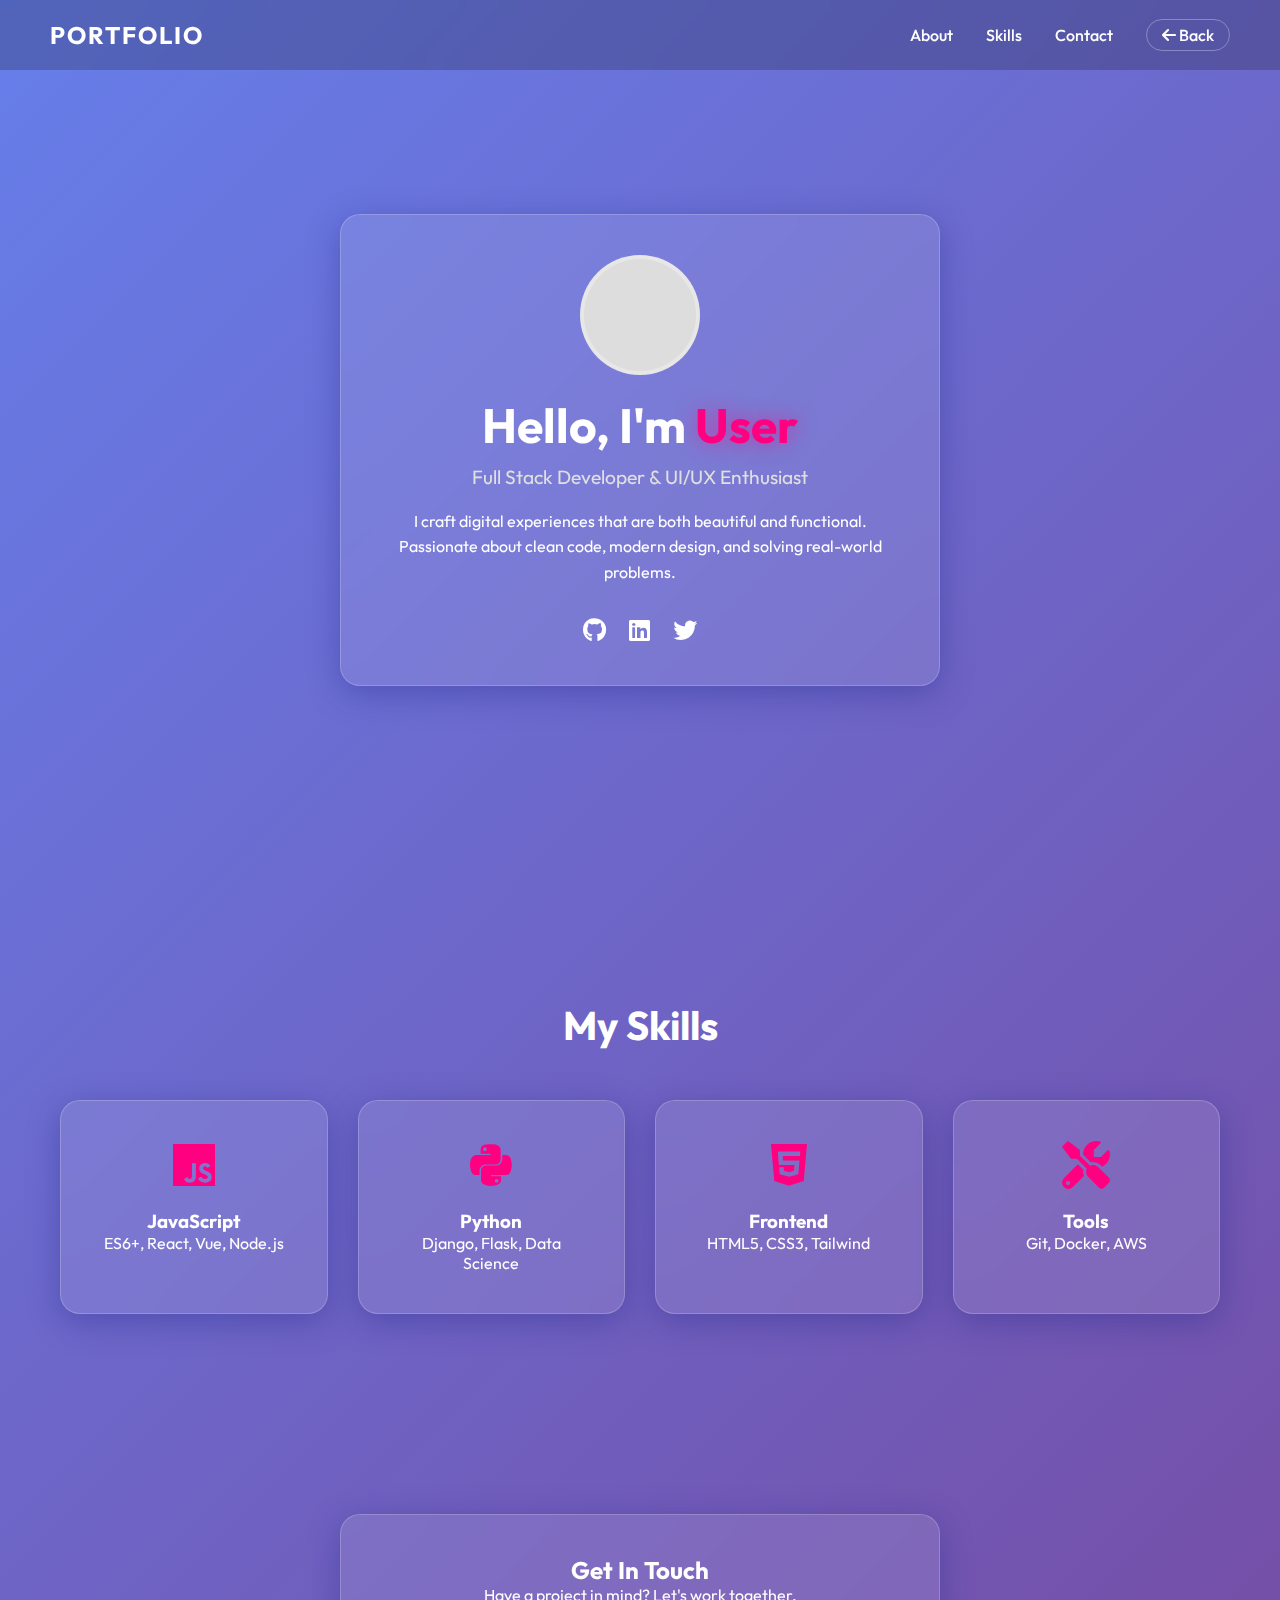
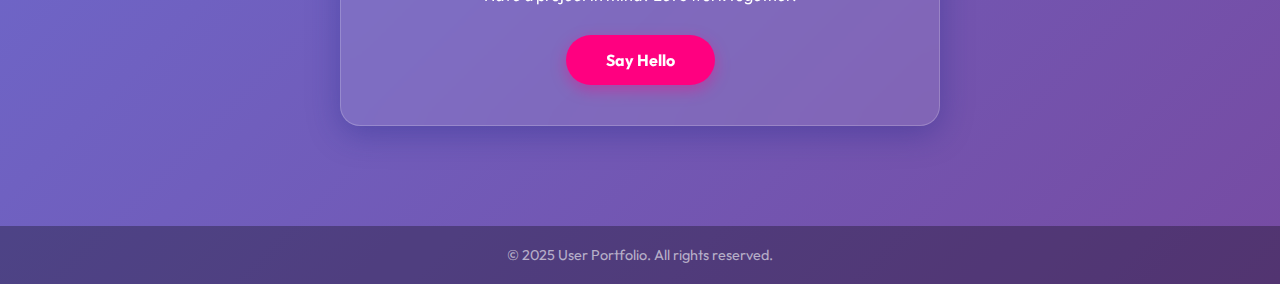
<file: modern.html>
<!DOCTYPE html>
<html lang="en">

<head>
    <meta charset="UTF-8">
    <meta name="viewport" content="width=device-width, initial-scale=1.0">
    <title>Modern Resume</title>
    <link rel="stylesheet" href="modern.css">
    <link href="https://fonts.googleapis.com/css2?family=Outfit:wght@300;500;700&display=swap" rel="stylesheet">
    <link rel="stylesheet" href="https://cdnjs.cloudflare.com/ajax/libs/font-awesome/6.0.0/css/all.min.css">
</head>

<body>
    <nav class="navbar">
        <div class="logo">PORTFOLIO</div>
        <div class="links">
            <a href="#about">About</a>
            <a href="#skills">Skills</a>
            <a href="#contact">Contact</a>
            <a href="index.html" class="back-btn"><i class="fas fa-arrow-left"></i> Back</a>
        </div>
    </nav>

    <main>
        <section id="about" class="hero">
            <div class="glass-card hero-card">
                <div class="profile-img"></div>
                <h1>Hello, I'm <span class="highlight">User</span></h1>
                <p class="subtitle">Full Stack Developer & UI/UX Enthusiast</p>
                <p class="bio">
                    I craft digital experiences that are both beautiful and functional.
                    Passionate about clean code, modern design, and solving real-world problems.
                </p>
                <div class="social-links">
                    <a href="#"><i class="fab fa-github"></i></a>
                    <a href="#"><i class="fab fa-linkedin"></i></a>
                    <a href="#"><i class="fab fa-twitter"></i></a>
                </div>
            </div>
        </section>

        <section id="skills" class="skills-section">
            <h2>My Skills</h2>
            <div class="skills-grid">
                <div class="glass-card skill-card">
                    <i class="fab fa-js"></i>
                    <h3>JavaScript</h3>
                    <p>ES6+, React, Vue, Node.js</p>
                </div>
                <div class="glass-card skill-card">
                    <i class="fab fa-python"></i>
                    <h3>Python</h3>
                    <p>Django, Flask, Data Science</p>
                </div>
                <div class="glass-card skill-card">
                    <i class="fab fa-html5"></i>
                    <h3>Frontend</h3>
                    <p>HTML5, CSS3, Tailwind</p>
                </div>
                <div class="glass-card skill-card">
                    <i class="fas fa-tools"></i>
                    <h3>Tools</h3>
                    <p>Git, Docker, AWS</p>
                </div>
            </div>
        </section>

        <section id="contact" class="contact-section">
            <div class="glass-card contact-card">
                <h2>Get In Touch</h2>
                <p>Have a project in mind? Let's work together.</p>
                <a href="mailto:user@example.com" class="cta-button">Say Hello</a>
            </div>
        </section>
    </main>

    <footer>
        <p>&copy; 2025 User Portfolio. All rights reserved.</p>
    </footer>
</body>

</html>
</file>
<file: modern.css>
:root {
    --bg-gradient: linear-gradient(135deg, #667eea 0%, #764ba2 100%);
    --glass-bg: rgba(255, 255, 255, 0.1);
    --glass-border: rgba(255, 255, 255, 0.2);
    --text-primary: #ffffff;
    --text-secondary: #e0e0e0;
    --accent: #ff0080;
}

* {
    margin: 0;
    padding: 0;
    box-sizing: border-box;
    scroll-behavior: smooth;
}

body {
    font-family: 'Outfit', sans-serif;
    background: var(--bg-gradient);
    color: var(--text-primary);
    min-height: 100vh;
    overflow-x: hidden;
}

/* Navbar */
.navbar {
    display: flex;
    justify-content: space-between;
    align-items: center;
    padding: 20px 50px;
    background: rgba(0, 0, 0, 0.2);
    backdrop-filter: blur(10px);
    position: fixed;
    width: 100%;
    top: 0;
    z-index: 1000;
}

.logo {
    font-weight: 700;
    font-size: 1.5rem;
    letter-spacing: 2px;
}

.links a {
    color: var(--text-primary);
    text-decoration: none;
    margin-left: 30px;
    font-weight: 500;
    transition: color 0.3s;
}

.links a:hover {
    color: var(--accent);
}

.back-btn {
    border: 1px solid rgba(255, 255, 255, 0.3);
    padding: 5px 15px;
    border-radius: 20px;
}

/* Glassmorphism Card */
.glass-card {
    background: var(--glass-bg);
    backdrop-filter: blur(16px);
    -webkit-backdrop-filter: blur(16px);
    border: 1px solid var(--glass-border);
    border-radius: 20px;
    padding: 40px;
    box-shadow: 0 8px 32px 0 rgba(31, 38, 135, 0.37);
}

/* Hero Section */
.hero {
    height: 100vh;
    display: flex;
    justify-content: center;
    align-items: center;
    padding: 20px;
}

.hero-card {
    text-align: center;
    max-width: 600px;
    width: 100%;
    animation: fadeIn 1s ease-out;
}

.profile-img {
    width: 120px;
    height: 120px;
    background: #ddd;
    border-radius: 50%;
    margin: 0 auto 20px;
    border: 4px solid rgba(255, 255, 255, 0.3);
    background-image: url('https://via.placeholder.com/150');
    /* Replace with actual image */
    background-size: cover;
}

.hero h1 {
    font-size: 3rem;
    margin-bottom: 10px;
}

.highlight {
    color: var(--accent);
    text-shadow: 0 0 20px rgba(255, 0, 128, 0.5);
}

.subtitle {
    font-size: 1.2rem;
    color: var(--text-secondary);
    margin-bottom: 20px;
}

.bio {
    line-height: 1.6;
    margin-bottom: 30px;
}

.social-links a {
    color: white;
    font-size: 1.5rem;
    margin: 0 10px;
    transition: transform 0.3s;
    display: inline-block;
}

.social-links a:hover {
    transform: translateY(-5px);
    color: var(--accent);
}

/* Skills Section */
.skills-section {
    padding: 100px 20px;
    max-width: 1200px;
    margin: 0 auto;
}

.skills-section h2 {
    text-align: center;
    font-size: 2.5rem;
    margin-bottom: 50px;
}

.skills-grid {
    display: grid;
    grid-template-columns: repeat(auto-fit, minmax(250px, 1fr));
    gap: 30px;
}

.skill-card {
    text-align: center;
    transition: transform 0.3s;
}

.skill-card:hover {
    transform: translateY(-10px);
    background: rgba(255, 255, 255, 0.15);
}

.skill-card i {
    font-size: 3rem;
    margin-bottom: 20px;
    color: var(--accent);
}

/* Contact Section */
.contact-section {
    padding: 100px 20px;
    display: flex;
    justify-content: center;
}

.contact-card {
    text-align: center;
    max-width: 600px;
    width: 100%;
}

.cta-button {
    display: inline-block;
    margin-top: 30px;
    padding: 15px 40px;
    background: var(--accent);
    color: white;
    text-decoration: none;
    border-radius: 30px;
    font-weight: bold;
    transition: all 0.3s;
    box-shadow: 0 5px 15px rgba(255, 0, 128, 0.4);
}

.cta-button:hover {
    transform: scale(1.05);
    box-shadow: 0 8px 20px rgba(255, 0, 128, 0.6);
}

footer {
    text-align: center;
    padding: 20px;
    background: rgba(0, 0, 0, 0.3);
    font-size: 0.9rem;
    color: rgba(255, 255, 255, 0.6);
}

/* Animations */
@keyframes fadeIn {
    from {
        opacity: 0;
        transform: translateY(20px);
    }

    to {
        opacity: 1;
        transform: translateY(0);
    }
}

@media (max-width: 768px) {
    .navbar {
        padding: 15px 20px;
    }

    .links {
        display: none;
        /* Simple mobile hide for now */
    }

    .hero h1 {
        font-size: 2rem;
    }
}
</file>
